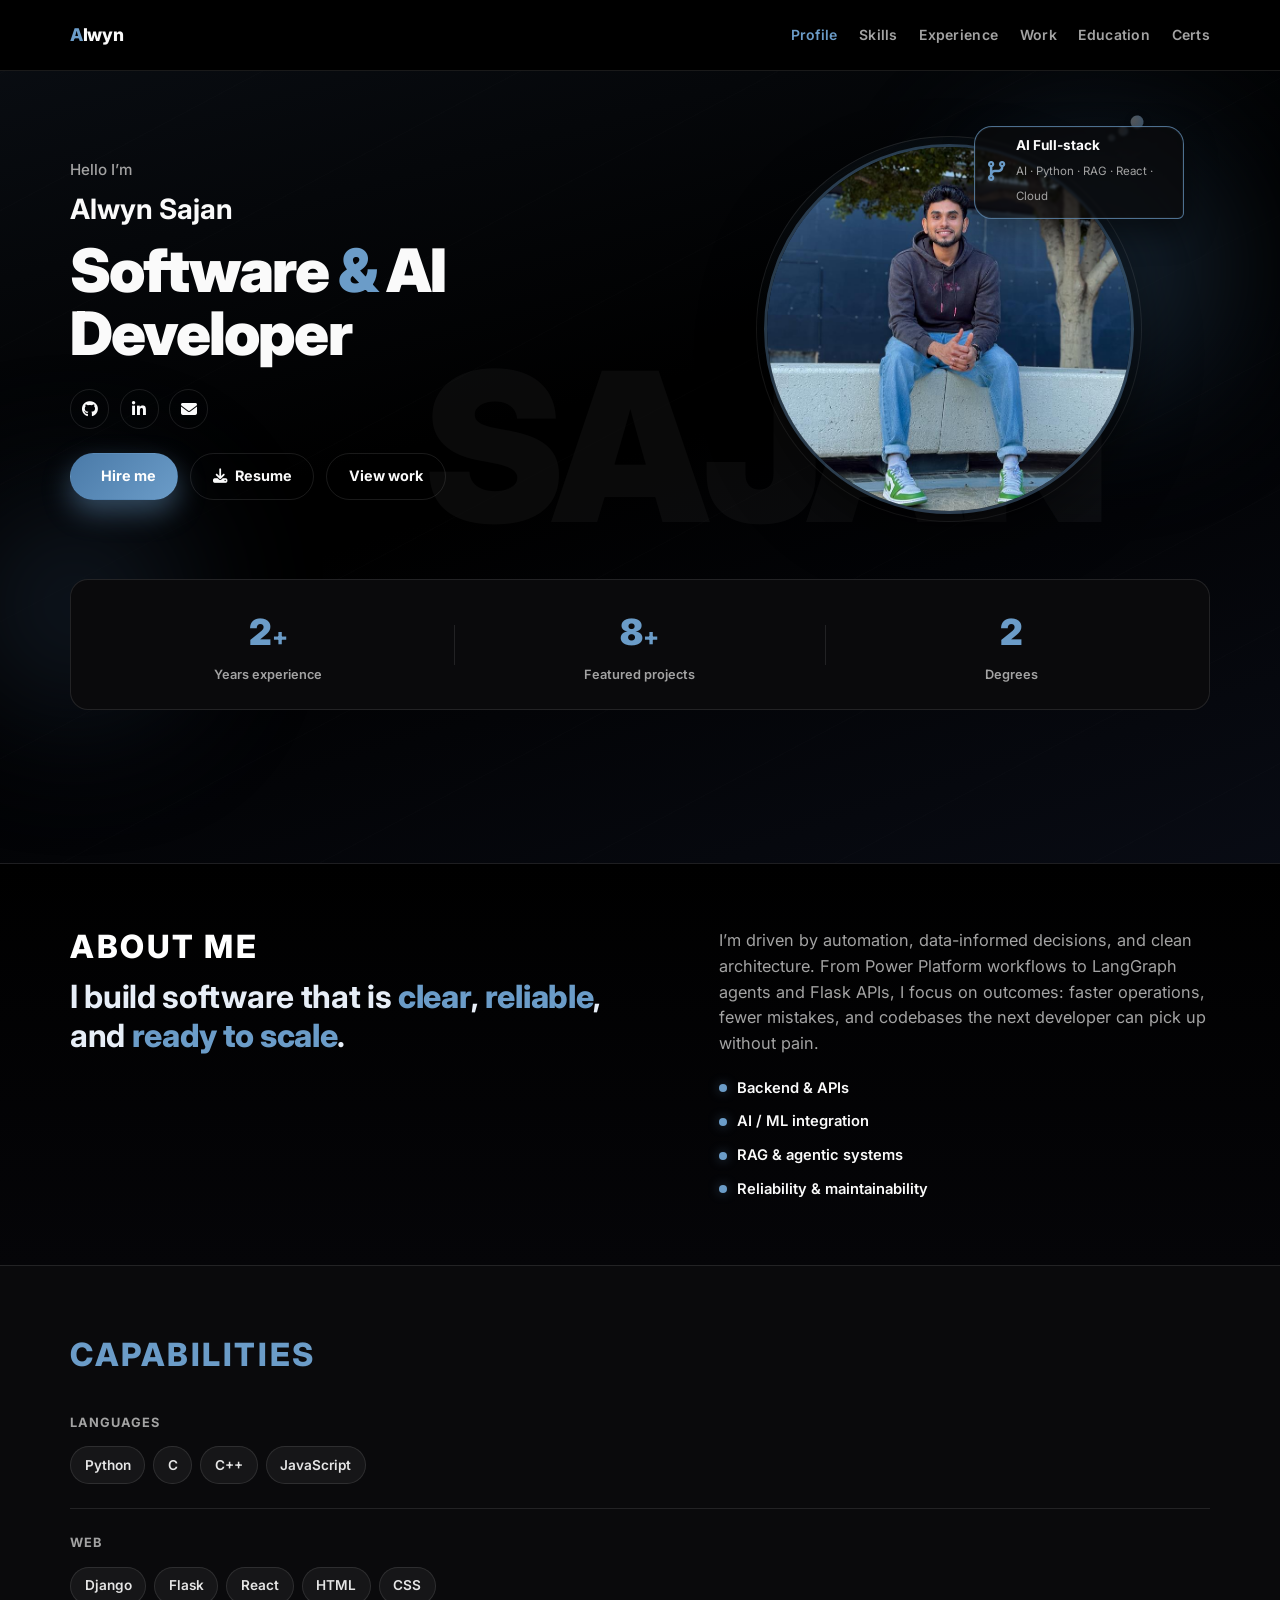
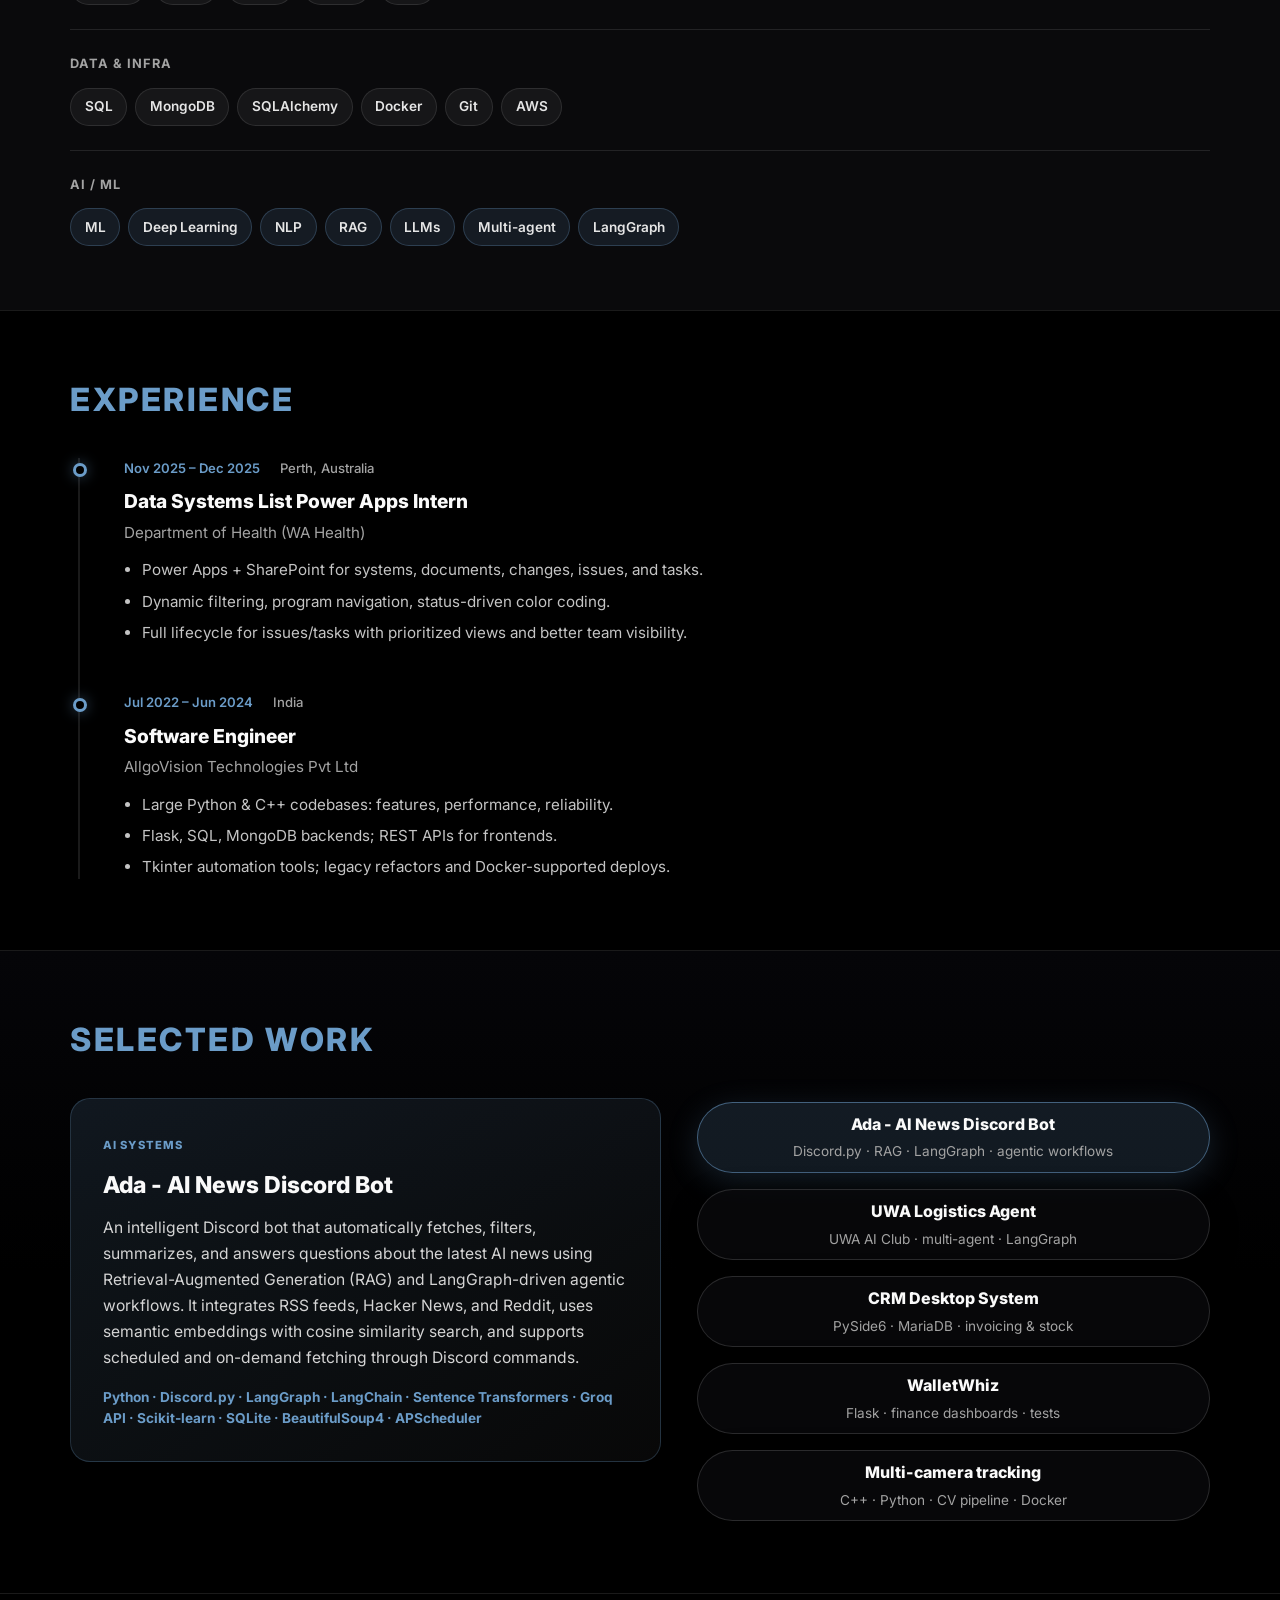
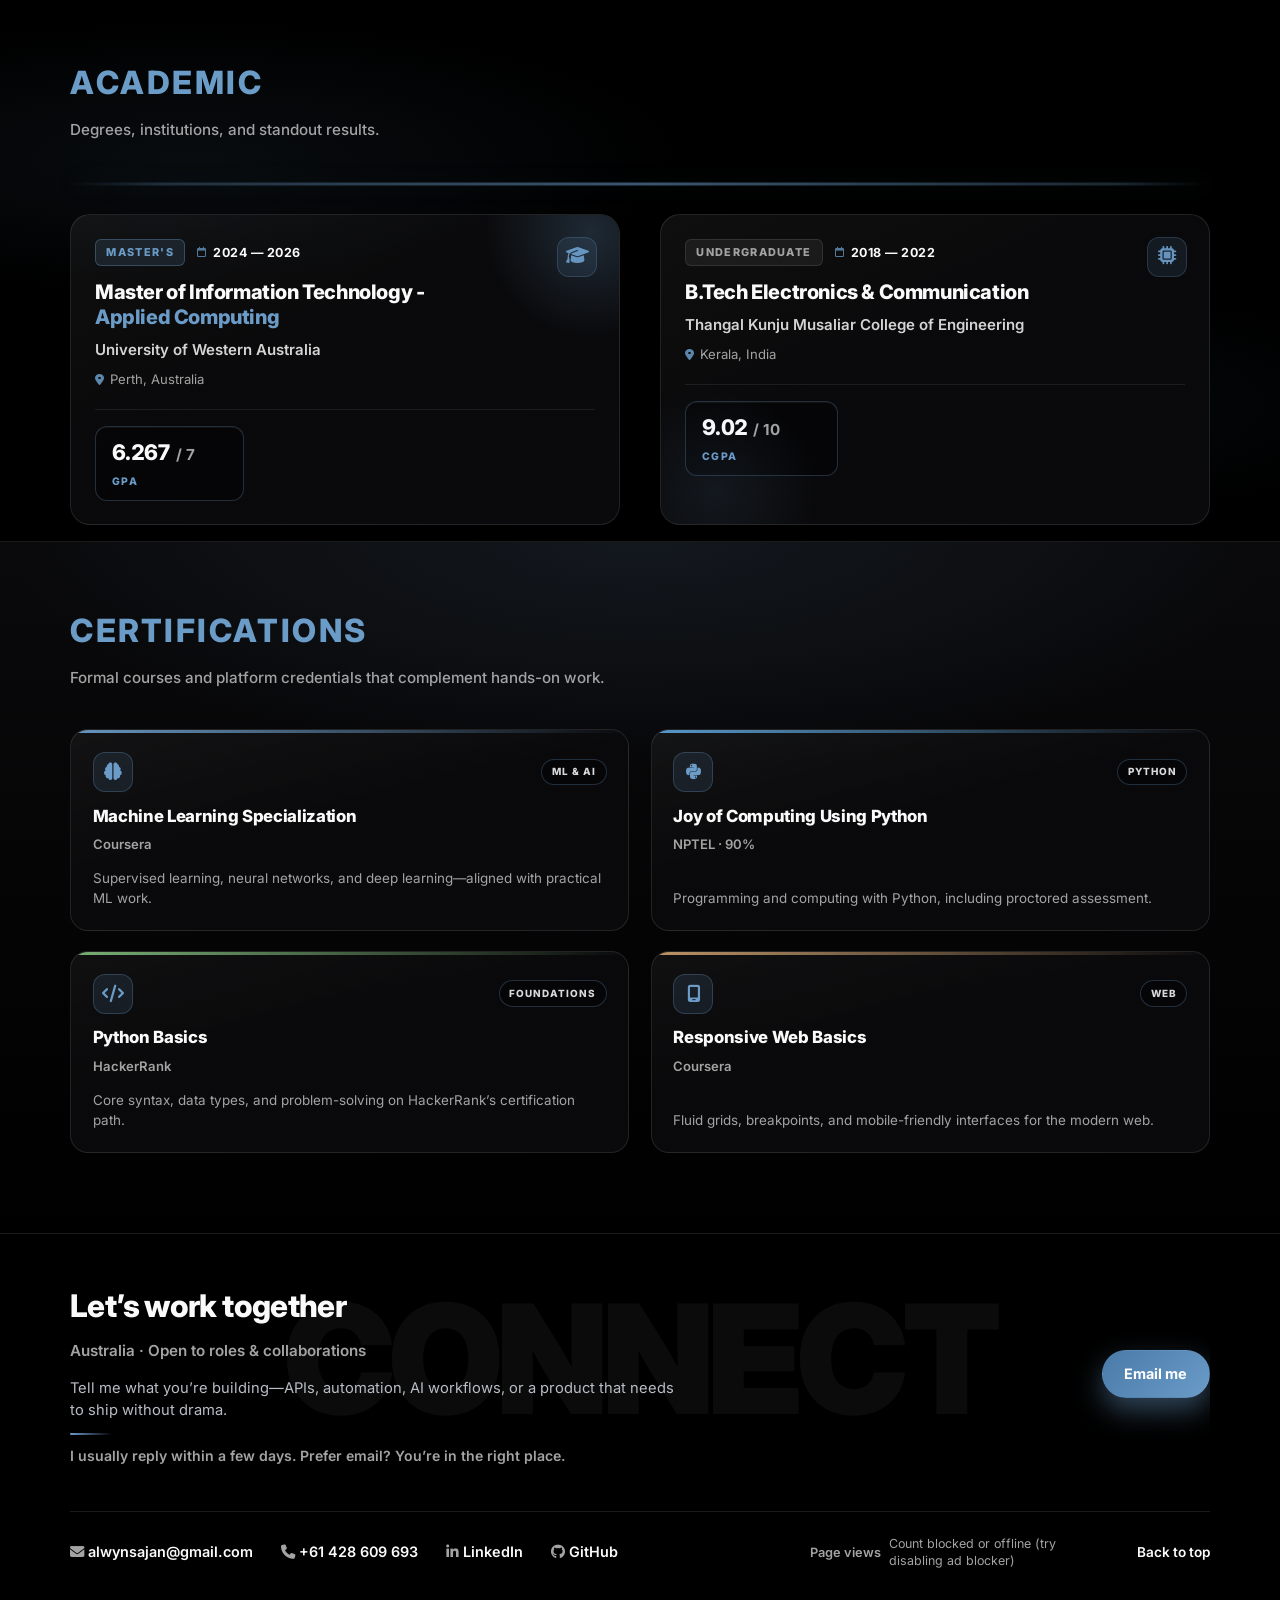
<file: index.html>
<!DOCTYPE html>
<html lang="en">
<head>
  <meta charset="UTF-8">
  <meta name="viewport" content="width=device-width, initial-scale=1.0">
  <title>Alwyn Sajan | Software Engineer</title>
  <meta name="description" content="Portfolio and resume of Alwyn Sajan, Software Engineer focused on Python, C++, AI systems, and full-stack development.">
  <link rel="preconnect" href="https://fonts.googleapis.com">
  <link rel="preconnect" href="https://fonts.gstatic.com" crossorigin>
  <link rel="preconnect" href="https://visitor-badge.laobi.icu" crossorigin>
  <link href="https://fonts.googleapis.com/css2?family=Inter:wght@400;500;600;700;800;900&display=swap" rel="stylesheet">
  <link rel="stylesheet" href="https://cdnjs.cloudflare.com/ajax/libs/font-awesome/6.5.2/css/all.min.css">
  <link rel="stylesheet" href="assets/css/styles.css">
  <link rel="stylesheet" href="assets/css/animation.css">
  <script src="assets/javaScript/script.js" defer></script>
</head>
<body data-visit-counter-id="alwynsajan.github.io-resume">
  <!-- One stable data-visit-counter-id = one global counter (edit to your own unique string) -->
  <div id="top" class="page-top-anchor" aria-hidden="true"></div>
  <div class="scroll-progress" aria-hidden="true"></div>
  <div class="page-bg" aria-hidden="true"></div>

  <header class="site-header">
    <div class="container nav-wrap">
      <a href="#profile" class="logo"><span class="logo-accent">A</span>lwyn</a>
      <nav class="main-nav" aria-label="Primary">
        <a href="#profile">Profile</a>
        <a href="#skills">Skills</a>
        <a href="#experience">Experience</a>
        <a href="#projects">Work</a>
        <a href="#education">Education</a>
        <a href="#certifications">Certs</a>
      </nav>
      <button class="menu-toggle" aria-label="Toggle navigation" aria-expanded="false">
        <span></span><span></span><span></span>
      </button>
    </div>
  </header>

  <main>
    <section class="hero" id="profile">
      <p class="hero-watermark" aria-hidden="true">SAJAN</p>
      <div class="hero-bg-orb orb-a"></div>
      <div class="hero-bg-orb orb-b"></div>

      <div class="container hero-grid">
        <div class="hero-content reveal">
          <p class="hero-greeting">Hello I’m</p>
          <p class="hero-name-line"><span class="hero-name">Alwyn Sajan</span></p>
          <h1 class="hero-role">Software <span class="role-accent">&amp;</span> AI Developer</h1>

          <div class="socials hero-socials">
            <a href="https://github.com/alwynsajan" target="_blank" rel="noopener noreferrer" aria-label="GitHub"><i class="fa-brands fa-github"></i></a>
            <a href="https://www.linkedin.com/in/alwyn-sajan-a8009a19b/" target="_blank" rel="noopener noreferrer" aria-label="LinkedIn"><i class="fa-brands fa-linkedin-in"></i></a>
            <a href="mailto:alwynsajan@gmail.com" aria-label="Email"><i class="fa-solid fa-envelope"></i></a>
          </div>

          <div class="hero-actions">
            <a class="btn btn-primary" href="#contact"><i class="fa-solid fa-arrow-up-right"></i> Hire me</a>
            <a class="btn btn-outline" href="assets/resume/Alwyn_Sajan_CV_web.pdf" target="_blank" rel="noopener noreferrer"><i class="fa-solid fa-download"></i> Resume</a>
            <a class="btn btn-outline" href="#projects">View work</a>
          </div>
        </div>

        <div class="hero-visual reveal reveal-delay">
          <div class="hero-photo-ring"></div>
          <div class="hero-photo-inner">
            <img src="assets/images/alwyn1.jpg" alt="Portrait of Alwyn Sajan" class="hero-image parallax-image">
          </div>
          <div class="hero-thought-bubble hero-stat reveal">
            <div class="thought-float">
              <div class="thought-trail" aria-hidden="true">
                <span class="thought-dot thought-dot--sm"></span>
                <span class="thought-dot thought-dot--md"></span>
                <span class="thought-dot thought-dot--lg"></span>
              </div>
              <div class="hero-floating-stat thought-bubble-body">
                <i class="fa-solid fa-code-branch"></i>
                <div>
                  <strong>AI Full-stack</strong>
                  <span>AI · Python · RAG · React · Cloud</span>
                </div>
              </div>
            </div>
          </div>
        </div>
      </div>

      <div class="container">
        <div class="stats-bar reveal">
          <div class="stat"><span class="stat-num" data-target="2">0</span><span class="stat-suffix">+</span><span class="stat-label">Years experience</span></div>
          <div class="stat-divider"></div>
          <div class="stat"><span class="stat-num" data-target="8">0</span><span class="stat-suffix">+</span><span class="stat-label">Featured projects</span></div>
          <div class="stat-divider"></div>
          <div class="stat"><span class="stat-num" data-target="2">0</span><span class="stat-label">Degrees</span></div>
        </div>
      </div>
    </section>

    <!-- Profile: editorial split, not a card -->
    <section id="about" class="section section-about">
      <div class="container about-split">
        <div class="about-label reveal">
          <h2 class="about-heading">About Me</h2>
          <p class="about-editorial">I build software that is <span class="about-highlight">clear</span>, <span class="about-highlight">reliable</span>, and <span class="about-highlight">ready to scale</span>.</p>
        </div>
        <div class="about-body reveal">
          <p>
            I’m driven by automation, data-informed decisions, and clean architecture. From Power Platform workflows to LangGraph agents and Flask APIs, I focus on outcomes: faster operations, fewer mistakes, and codebases the next developer can pick up without pain.
          </p>
          <ul class="about-pillars">
            <li><span class="pillar-dot"></span> Backend &amp; APIs</li>
            <li><span class="pillar-dot"></span> AI / ML integration</li>
            <li><span class="pillar-dot"></span> RAG &amp; agentic systems</li>
            <li><span class="pillar-dot"></span> Reliability &amp; maintainability</li>
          </ul>
        </div>
      </div>
    </section>

    <!-- Skills: tag / strip layout -->
    <section id="skills" class="section section-skills">
      <div class="container">
        <header class="skills-header reveal">
          <h2 class="skills-title">Capabilities</h2>
        </header>
        <div class="skill-groups reveal">
          <div class="skill-group">
            <h3 class="skill-group-title">Languages</h3>
            <div class="skill-tags">
              <span>Python</span><span>C</span><span>C++</span><span>JavaScript</span>
            </div>
          </div>
          <div class="skill-group">
            <h3 class="skill-group-title">Web</h3>
            <div class="skill-tags">
              <span>Django</span><span>Flask</span><span>React</span><span>HTML</span><span>CSS</span>
            </div>
          </div>
          <div class="skill-group">
            <h3 class="skill-group-title">Data &amp; Infra</h3>
            <div class="skill-tags">
              <span>SQL</span><span>MongoDB</span><span>SQLAlchemy</span><span>Docker</span><span>Git</span><span>AWS</span>
            </div>
          </div>
          <div class="skill-group skill-group-wide">
            <h3 class="skill-group-title">AI / ML</h3>
            <div class="skill-tags">
              <span>ML</span><span>Deep Learning</span><span>NLP</span><span>RAG</span><span>LLMs</span><span>Multi-agent</span><span>LangGraph</span>
            </div>
          </div>
        </div>
      </div>
    </section>

    <!-- Experience: vertical timeline with rail -->
    <section id="experience" class="section section-experience">
      <div class="container">
        <header class="exp-header reveal">
          <h2>Experience</h2>
        </header>
        <div class="timeline-rail reveal">
          <article class="timeline-node">
            <div class="node-marker"></div>
            <div class="node-content">
              <div class="node-meta">
                <time>Nov 2025 – Dec 2025</time>
                <span class="node-location">Perth, Australia</span>
              </div>
              <h3>Data Systems List Power Apps Intern</h3>
              <p class="node-org">Department of Health (WA Health)</p>
              <ul>
                <li>Power Apps + SharePoint for systems, documents, changes, issues, and tasks.</li>
                <li>Dynamic filtering, program navigation, status-driven color coding.</li>
                <li>Full lifecycle for issues/tasks with prioritized views and better team visibility.</li>
              </ul>
            </div>
          </article>
          <article class="timeline-node">
            <div class="node-marker"></div>
            <div class="node-content">
              <div class="node-meta">
                <time>Jul 2022 – Jun 2024</time>
                <span class="node-location">India</span>
              </div>
              <h3>Software Engineer</h3>
              <p class="node-org">AllgoVision Technologies Pvt Ltd</p>
              <ul>
                <li>Large Python &amp; C++ codebases: features, performance, reliability.</li>
                <li>Flask, SQL, MongoDB backends; REST APIs for frontends.</li>
                <li>Tkinter automation tools; legacy refactors and Docker-supported deploys.</li>
              </ul>
            </div>
          </article>
        </div>
      </div>
    </section>

    <!-- Projects: asymmetric feature + list -->
    <section id="projects" class="section section-projects">
      <div class="container">
        <header class="proj-header reveal">
          <h2>Selected Work</h2>
        </header>
        <div class="projects-layout reveal">
          <article class="project-feature" id="project-detail" aria-live="polite" aria-atomic="true">
            <div class="project-detail-inner" id="project-detail-inner">
              <span class="project-badge" id="project-badge">AI Systems</span>
              <h3 id="project-title">Ada - AI News Discord Bot</h3>
              <p id="project-desc">An intelligent Discord bot that automatically fetches, filters, summarizes, and answers questions about the latest AI news using Retrieval-Augmented Generation (RAG) and LangGraph-driven agentic workflows. It integrates RSS feeds, Hacker News, and Reddit, uses semantic embeddings with cosine similarity search, and supports scheduled and on-demand fetching through Discord commands.</p>
              <p class="project-tech" id="project-tech">Python · Discord.py · LangGraph · LangChain · Sentence Transformers · Groq API · Scikit-learn · SQLite · BeautifulSoup4 · APScheduler </p>
            </div>
          </article>
          <div class="project-bubbles" role="list">
            <div class="project-bubble-wrap" role="listitem">
              <button type="button" class="project-picker is-active" data-project="ada" aria-pressed="true">
                <span class="picker-title">Ada - AI News Discord Bot</span>
                <span class="picker-preview">Discord.py · RAG · LangGraph · agentic workflows</span>
              </button>
            </div>
            <div class="project-bubble-wrap" role="listitem">
              <button type="button" class="project-picker" data-project="logistics" aria-pressed="false">
                <span class="picker-title">UWA Logistics Agent</span>
                <span class="picker-preview">UWA AI Club · multi-agent · LangGraph</span>
              </button>
            </div>
            <div class="project-bubble-wrap" role="listitem">
              <button type="button" class="project-picker" data-project="crm" aria-pressed="false">
                <span class="picker-title">CRM Desktop System</span>
                <span class="picker-preview">PySide6 · MariaDB · invoicing &amp; stock</span>
              </button>
            </div>
            <div class="project-bubble-wrap" role="listitem">
              <button type="button" class="project-picker" data-project="wallet" aria-pressed="false">
                <span class="picker-title">WalletWhiz</span>
                <span class="picker-preview">Flask · finance dashboards · tests</span>
              </button>
            </div>
            <div class="project-bubble-wrap" role="listitem">
              <button type="button" class="project-picker" data-project="cameras" aria-pressed="false">
                <span class="picker-title">Multi-camera tracking</span>
                <span class="picker-preview">C++ · Python · CV pipeline · Docker</span>
              </button>
            </div>
          </div>
        </div>
      </div>
    </section>

    <!-- Education: academic track -->
    <section id="education" class="section section-education">
      <div class="container">
        <header class="edu-header reveal">
          <h2>Academic</h2>
          <p class="edu-lead">Degrees, institutions, and standout results.</p>
        </header>
        <div class="edu-track reveal">
          <div class="edu-spine" aria-hidden="true">
            <span class="edu-spine-line"></span>
          </div>

          <article class="edu-panel">
            <div class="edu-panel-marker" aria-hidden="true">
              <span class="edu-node"></span>
            </div>
            <div class="edu-panel-card">
              <div class="edu-panel-glow" aria-hidden="true"></div>
              <div class="edu-panel-head">
                <span class="edu-badge edu-badge--current">Master's</span>
                <span class="edu-year-pill"><i class="fa-regular fa-calendar"></i> 2024 — 2026</span>
              </div>
              <div class="edu-panel-icon" aria-hidden="true"><i class="fa-solid fa-graduation-cap"></i></div>
              <h3 class="edu-degree">Master of Information Technology - <span class="edu-specialization">Applied Computing</span></h3>
              <p class="edu-inst">University of Western Australia</p>
              <p class="edu-location"><i class="fa-solid fa-location-dot"></i> Perth, Australia</p>
              <div class="edu-metrics">
                <div class="edu-metric">
                  <span class="edu-metric-num">6.267</span>
                  <span class="edu-metric-suffix">/ 7</span>
                  <span class="edu-metric-label">GPA</span>
                </div>
              </div>
            </div>
          </article>

          <article class="edu-panel edu-panel--prior">
            <div class="edu-panel-marker" aria-hidden="true">
              <span class="edu-node"></span>
            </div>
            <div class="edu-panel-card">
              <div class="edu-panel-glow" aria-hidden="true"></div>
              <div class="edu-panel-head">
                <span class="edu-badge">Undergraduate</span>
                <span class="edu-year-pill"><i class="fa-regular fa-calendar"></i> 2018 — 2022</span>
              </div>
              <div class="edu-panel-icon" aria-hidden="true"><i class="fa-solid fa-microchip"></i></div>
              <h3 class="edu-degree">B.Tech Electronics &amp; Communication</h3>
              <p class="edu-inst">Thangal Kunju Musaliar College of Engineering</p>
              <p class="edu-location"><i class="fa-solid fa-location-dot"></i> Kerala, India</p>
              <div class="edu-metrics">
                <div class="edu-metric">
                  <span class="edu-metric-num">9.02</span>
                  <span class="edu-metric-suffix">/ 10</span>
                  <span class="edu-metric-label">CGPA</span>
                </div>
              </div>
            </div>
          </article>
        </div>
      </div>
    </section>

    <!-- Certifications — 2×2 grid -->
    <section id="certifications" class="section section-certs">
      <div class="container">
        <header class="certs-header reveal">
          <h2>Certifications</h2>
          <p class="cert-lead">Formal courses and platform credentials that complement hands-on work.</p>
        </header>
        <div class="cert-grid reveal" aria-label="Certification list">
          <article class="cert-tile cert-tile--ml">
            <div class="cert-tile-top">
              <span class="cert-tile-icon" aria-hidden="true"><i class="fa-solid fa-brain"></i></span>
              <span class="cert-tile-chip">ML &amp; AI</span>
            </div>
            <h3 class="cert-tile-title">Machine Learning Specialization</h3>
            <p class="cert-tile-issuer">Coursera</p>
            <p class="cert-tile-desc">Supervised learning, neural networks, and deep learning—aligned with practical ML work.</p>
          </article>

          <article class="cert-tile cert-tile--py">
            <div class="cert-tile-top">
              <span class="cert-tile-icon" aria-hidden="true"><i class="fa-brands fa-python"></i></span>
              <span class="cert-tile-chip">Python</span>
            </div>
            <h3 class="cert-tile-title">Joy of Computing Using Python</h3>
            <p class="cert-tile-issuer">NPTEL · 90%</p>
            <p class="cert-tile-desc">Programming and computing with Python, including proctored assessment.</p>
          </article>

          <article class="cert-tile cert-tile--hr">
            <div class="cert-tile-top">
              <span class="cert-tile-icon" aria-hidden="true"><i class="fa-solid fa-code"></i></span>
              <span class="cert-tile-chip">Foundations</span>
            </div>
            <h3 class="cert-tile-title">Python Basics</h3>
            <p class="cert-tile-issuer">HackerRank</p>
            <p class="cert-tile-desc">Core syntax, data types, and problem-solving on HackerRank’s certification path.</p>
          </article>

          <article class="cert-tile cert-tile--web">
            <div class="cert-tile-top">
              <span class="cert-tile-icon" aria-hidden="true"><i class="fa-solid fa-mobile-screen"></i></span>
              <span class="cert-tile-chip">Web</span>
            </div>
            <h3 class="cert-tile-title">Responsive Web Basics</h3>
            <p class="cert-tile-issuer">Coursera</p>
            <p class="cert-tile-desc">Fluid grids, breakpoints, and mobile-friendly interfaces for the modern web.</p>
          </article>
        </div>
      </div>
    </section>
  </main>

  <footer id="contact" class="site-footer">
    <div class="container footer-cta reveal">
      <p class="footer-watermark" aria-hidden="true">CONNECT</p>
      <div class="footer-cta-copy">
        <h2>Let’s work together</h2>
        <p class="footer-lead">Australia · Open to roles &amp; collaborations</p>
        <p class="footer-note">Tell me what you’re building—APIs, automation, AI workflows, or a product that needs to ship without drama.</p>
        <p class="footer-note footer-note-accent">I usually reply within a few days. Prefer email? You’re in the right place.</p>
      </div>
      <a class="btn btn-primary footer-cta-btn" href="mailto:alwynsajan@gmail.com">Email me</a>
    </div>
    <div class="container footer-links">
      <ul>
        <li><i class="fa-solid fa-envelope"></i> <a href="mailto:alwynsajan@gmail.com">alwynsajan@gmail.com</a></li>
        <li><i class="fa-solid fa-phone"></i> <a href="tel:+61428609693">+61 428 609 693</a></li>
        <li><i class="fa-brands fa-linkedin-in"></i> <a href="https://www.linkedin.com/in/alwyn-sajan-a8009a19b/" target="_blank" rel="noopener noreferrer">LinkedIn</a></li>
        <li><i class="fa-brands fa-github"></i> <a href="https://github.com/alwynsajan" target="_blank" rel="noopener noreferrer">GitHub</a></li>
      </ul>
      <div class="footer-links-end">
        <div class="visit-counter" id="visit-counter" aria-live="polite">
          <span class="visit-counter-label">Page views</span>
        </div>
        <a href="#top" class="back-top">Back to top</a>
      </div>
    </div>
  </footer>
</body>
</html>
</file>
<file: assets/css/styles.css>
/* Denim blue from reference photo (light blue jeans) */
:root {
  --bg: #000000;
  --bg-elevated: #0a0a0c;
  --text: #fafafa;
  --muted: #a3a3a3;
  --line: rgba(255, 255, 255, 0.1);
  --denim: #6b9cc8;
  --denim-deep: #4a7aa8;
  --denim-glow: rgba(107, 156, 200, 0.45);
  --denim-subtle: rgba(107, 156, 200, 0.15);
  --max-width: 1140px;
}

* {
  box-sizing: border-box;
}

html {
  scroll-behavior: smooth;
}

body {
  position: relative;
  margin: 0;
  font-family: "Inter", system-ui, sans-serif;
  color: var(--text);
  background: var(--bg);
  line-height: 1.58;
}

.page-top-anchor {
  position: absolute;
  top: 0;
  left: 0;
  width: 1px;
  height: 1px;
  pointer-events: none;
  visibility: hidden;
}

main section[id] {
  scroll-margin-top: 82px;
}

.page-bg {
  position: fixed;
  inset: 0;
  z-index: -1;
  background:
    linear-gradient(165deg, rgba(20, 28, 40, 0.5) 0%, transparent 45%),
    linear-gradient(-18deg, rgba(15, 20, 35, 0.6) 0%, transparent 50%),
    var(--bg);
  pointer-events: none;
}

.page-bg::after {
  content: "";
  position: absolute;
  inset: 0;
  background: repeating-linear-gradient(
    -28deg,
    transparent,
    transparent 120px,
    rgba(255, 255, 255, 0.02) 120px,
    rgba(255, 255, 255, 0.02) 121px
  );
  opacity: 0.5;
}

.container {
  width: min(var(--max-width), 92%);
  margin: 0 auto;
}

.scroll-progress {
  position: fixed;
  top: 0;
  left: 0;
  height: 3px;
  width: 0;
  z-index: 100;
  background: linear-gradient(90deg, var(--denim-deep), var(--denim));
}

/* ---------- Nav (reference 1: logo | links | CTA) ---------- */
.site-header {
  position: sticky;
  top: 0;
  z-index: 80;
  background: #000000;
  border-bottom: 1px solid var(--line);
}

.nav-wrap {
  min-height: 70px;
  display: flex;
  flex-wrap: wrap;
  align-items: center;
  gap: 0.75rem 1rem;
}

.logo {
  color: var(--text);
  text-decoration: none;
  font-weight: 800;
  font-size: 1.1rem;
  letter-spacing: -0.02em;
  white-space: nowrap;
  flex: 0 0 auto;
}

.logo-accent {
  color: var(--denim);
}

.main-nav {
  display: flex;
  justify-content: flex-end;
  flex-wrap: wrap;
  gap: 0.5rem 1.35rem;
  margin-left: auto;
}

.main-nav a {
  color: var(--muted);
  text-decoration: none;
  font-weight: 600;
  font-size: 0.875rem;
  letter-spacing: 0.02em;
  transition: color 0.2s ease;
}

.main-nav a:hover,
.main-nav a.active {
  color: var(--denim);
}

.menu-toggle {
  display: none;
  margin-left: auto;
  flex: 0 0 auto;
  background: transparent;
  border: 1px solid var(--line);
  border-radius: 10px;
  width: 44px;
  height: 44px;
  padding: 10px;
  cursor: pointer;
}

.menu-toggle span {
  display: block;
  width: 100%;
  height: 2px;
  margin: 4px 0;
  background: var(--text);
}

/* ---------- Hero (blend ref 1 + ref 2) ---------- */
.hero {
  position: relative;
  overflow: hidden;
  padding: 3rem 0 2.5rem;
  min-height: min(88vh, 920px);
}

.hero-watermark {
  position: absolute;
  left: 50%;
  top: 8%;
  transform: translateX(-32%);
  font-size: clamp(4.5rem, 18vw, 13rem);
  font-weight: 900;
  letter-spacing: -0.04em;
  color: rgba(255, 255, 255, 0.04);
  pointer-events: none;
  user-select: none;
  line-height: 1;
  z-index: 0;
}

.hero-grid {
  position: relative;
  z-index: 1;
  display: grid;
  grid-template-columns: 1.05fr 0.95fr;
  align-items: center;
  gap: 2rem 2.5rem;
}

.hero-greeting {
  margin: 0;
  font-size: 0.95rem;
  color: var(--muted);
  font-weight: 500;
}

.hero-name-line {
  margin: 0.35rem 0 0;
}

.hero-name {
  font-size: clamp(1.35rem, 2.8vw, 1.75rem);
  font-weight: 700;
  color: var(--text);
}

.hero-role {
  margin: 0.5rem 0 0;
  font-size: clamp(2.1rem, 5.5vw, 3.75rem);
  font-weight: 900;
  line-height: 1.05;
  letter-spacing: -0.03em;
  max-width: 12ch;
}

.role-accent {
  color: var(--denim);
}

.hero-socials {
  margin-top: 1.5rem;
}

.socials {
  display: flex;
  gap: 0.65rem;
}

.socials a {
  width: 2.45rem;
  height: 2.45rem;
  border-radius: 50%;
  border: 1px solid var(--line);
  color: var(--text);
  display: inline-flex;
  align-items: center;
  justify-content: center;
  text-decoration: none;
  transition: border-color 0.2s ease, color 0.2s ease, transform 0.2s ease;
}

.socials a:hover {
  border-color: var(--denim);
  color: var(--denim);
  transform: translateY(-2px);
}

.hero-actions {
  margin-top: 1.5rem;
  display: flex;
  flex-wrap: wrap;
  gap: 0.75rem;
}

.btn {
  display: inline-flex;
  align-items: center;
  gap: 0.5rem;
  text-decoration: none;
  font-weight: 700;
  font-size: 0.9rem;
  padding: 0.72rem 1.35rem;
  border-radius: 999px;
  border: 1px solid transparent;
  transition: transform 0.2s ease, box-shadow 0.25s ease;
}

.btn:hover {
  transform: translateY(-2px);
}

.btn-primary {
  background: linear-gradient(135deg, var(--denim-deep), var(--denim));
  color: #fff;
  box-shadow: 0 12px 28px var(--denim-glow);
}

.btn-primary i {
  font-size: 0.75em;
  opacity: 0.9;
}

.btn-outline {
  background: transparent;
  color: var(--text);
  border-color: var(--line);
}

.btn-outline:hover {
  border-color: var(--denim);
  color: var(--denim);
}

.hero-visual {
  position: relative;
  justify-self: center;
  width: min(100%, 420px);
  aspect-ratio: 1;
}

.hero-photo-ring {
  position: absolute;
  inset: 4%;
  border-radius: 50%;
  background: radial-gradient(circle at 40% 35%, var(--denim-subtle), transparent 55%);
  border: 1px solid var(--line);
  z-index: 0;
}

.hero-photo-inner {
  position: relative;
  z-index: 1;
  width: 88%;
  height: 88%;
  margin: 6% auto;
  border-radius: 50%;
  overflow: hidden;
  border: 3px solid rgba(107, 156, 200, 0.35);
  box-shadow: 0 24px 60px rgba(0, 0, 0, 0.55);
}

.hero-image {
  width: 100%;
  height: 100%;
  object-fit: cover;
  /* Anchor higher so face & torso stay in frame (less leg crop when sitting) */
  object-position: center 4%;
  display: block;
}

/* Thought bubble — top-right of photo, clear of face */
.hero-thought-bubble {
  position: absolute;
  top: -2%;
  right: -6%;
  z-index: 4;
  max-width: min(210px, 52vw);
  pointer-events: none;
}

.thought-float {
  display: flex;
  flex-direction: column;
  align-items: flex-end;
}

.thought-trail {
  display: flex;
  align-items: center;
  justify-content: flex-end;
  gap: 5px;
  margin-bottom: 2px;
  margin-right: 18%;
  transform: rotate(-32deg);
  transform-origin: bottom right;
}

.thought-dot {
  flex-shrink: 0;
  border-radius: 50%;
  background: radial-gradient(circle at 30% 30%, rgba(255, 255, 255, 0.35), rgba(107, 156, 200, 0.55));
  box-shadow: 0 2px 8px rgba(0, 0, 0, 0.35);
}

.thought-dot--sm {
  width: 7px;
  height: 7px;
  opacity: 0.65;
}

.thought-dot--md {
  width: 10px;
  height: 10px;
  opacity: 0.8;
}

.thought-dot--lg {
  width: 13px;
  height: 13px;
  opacity: 0.95;
}

.thought-bubble-body.hero-floating-stat,
.hero-floating-stat.thought-bubble-body {
  position: relative;
  pointer-events: auto;
  display: flex;
  align-items: center;
  gap: 0.65rem;
  padding: 0.55rem 0.8rem 0.65rem !important;
  background: rgba(10, 10, 12, 0.70);
  border: 1px solid rgba(107, 156, 200, 0.70);
  border-radius: 18px 18px 6px 18px;
  backdrop-filter: blur(1px);
  box-shadow: 0 12px 32px rgba(0, 0, 0, 0.45), 0 0 0 1px rgba(255, 255, 255, 0.04) inset;
}

.hero-floating-stat i {
  color: var(--denim);
  font-size: 1.25rem;
}

.hero-floating-stat strong {
  display: block;
  font-size: 0.85rem;
}

.hero-floating-stat span {
  font-size: 0.72rem;
  color: var(--muted);
}

.hero-bg-orb {
  position: absolute;
  border-radius: 50%;
  filter: blur(80px);
  opacity: 0.35;
  pointer-events: none;
  z-index: 0;
}

.orb-a {
  width: 240px;
  height: 240px;
  background: var(--denim-deep);
  top: 10%;
  right: 5%;
}

.orb-b {
  width: 200px;
  height: 200px;
  background: #3d5a80;
  bottom: 20%;
  left: -2%;
}

/* Stats bar (ref 1) */
.stats-bar {
  position: relative;
  z-index: 1;
  margin-top: 2.5rem;
  display: grid;
  grid-template-columns: 1fr auto 1fr auto 1fr;
  align-items: center;
  gap: 0.5rem 1rem;
  padding: 1.25rem 1.75rem;
  background: var(--bg-elevated);
  border: 1px solid var(--line);
  border-radius: 18px;
}

.stat {
  text-align: center;
  padding: 0.25rem;
}

.stat-num {
  font-size: clamp(1.75rem, 4vw, 2.25rem);
  font-weight: 900;
  color: var(--denim);
}

.stat-suffix {
  font-size: 1.5rem;
  font-weight: 800;
  color: var(--denim);
}

.stat-label {
  display: block;
  margin-top: 0.25rem;
  font-size: 0.8rem;
  color: var(--muted);
  font-weight: 600;
}

.stat-divider {
  width: 1px;
  height: 40px;
  background: var(--line);
}

/* ---------- Section shared tokens ---------- */
.section-eyebrow {
  display: block;
  font-size: 0.75rem;
  font-weight: 700;
  letter-spacing: 0.12em;
  text-transform: uppercase;
  color: var(--denim);
  margin-bottom: 0.65rem;
}

.section {
  padding: 4rem 0;
}

/* About: editorial split */
.section-about {
  border-top: 1px solid var(--line);
  background: linear-gradient(180deg, var(--bg) 0%, #050508 100%);
}

.about-split {
  display: grid;
  grid-template-columns: 1.1fr 0.9fr;
  gap: 2.5rem 3rem;
  align-items: start;
}

.section-about .about-heading {
  margin: 0;
  font-size: clamp(1.55rem, 3vw, 2rem);
  font-weight: 800;
  line-height: 1.2;
  letter-spacing: 0.08em;
  text-transform: uppercase;
  color: #ffffff;
}

.about-body p {
  margin: 0 0 1.25rem;
  color: var(--muted);
  font-size: 1.02rem;
}

.about-editorial {
  margin: 0.75rem 0 0;
  max-width: 26ch;
  color: #e7eef7;
  font-size: clamp(1.3rem, 2.6vw, 2rem);
  line-height: 1.2;
  font-weight: 700;
  letter-spacing: -0.01em;
  text-transform: none;
}

.about-editorial .about-highlight {
  color: var(--denim);
  font-weight: 800;
}

.about-pillars {
  list-style: none;
  margin: 0;
  padding: 0;
  display: flex;
  flex-direction: column;
  gap: 0.65rem;
}

.about-pillars li {
  display: flex;
  align-items: center;
  gap: 0.65rem;
  font-weight: 600;
  font-size: 0.92rem;
}

.pillar-dot {
  width: 8px;
  height: 8px;
  border-radius: 50%;
  background: var(--denim);
  box-shadow: 0 0 12px var(--denim-glow);
}

/* Skills: bands + tags */
.section-skills {
  border-top: 1px solid var(--line);
  background: var(--bg-elevated);
}

.skills-title,
.exp-header h2,
.proj-header h2,
.edu-header h2,
.certs-header h2 {
  margin: 0;
  font-size: clamp(1.55rem, 3vw, 2rem);
  font-weight: 800;
  letter-spacing: 0.08em;
  text-transform: uppercase;
  color: var(--denim);
}

.skill-groups {
  margin-top: 2rem;
  display: flex;
  flex-direction: column;
  gap: 1.5rem;
}

.skill-group {
  padding-bottom: 1.5rem;
  border-bottom: 1px solid var(--line);
}

.skill-group:last-child {
  border-bottom: none;
  padding-bottom: 0;
}

.skill-group-title {
  margin: 0 0 0.85rem;
  font-size: 0.8rem;
  font-weight: 700;
  text-transform: uppercase;
  letter-spacing: 0.08em;
  color: var(--muted);
}

.skill-tags {
  display: flex;
  flex-wrap: wrap;
  gap: 0.5rem;
}

.skill-tags span {
  padding: 0.45rem 0.85rem;
  border-radius: 999px;
  font-size: 0.85rem;
  font-weight: 600;
  background: rgba(255, 255, 255, 0.05);
  border: 1px solid var(--line);
  color: #e5e5e5;
}

.skill-group-wide .skill-tags span {
  background: rgba(107, 156, 200, 0.12);
  border-color: rgba(107, 156, 200, 0.28);
}

/* Experience: rail timeline */
.section-experience {
  border-top: 1px solid var(--line);
}

.exp-header {
  margin-bottom: 2rem;
}

.timeline-rail {
  position: relative;
  padding-left: 1.5rem;
  border-left: 2px solid var(--line);
  margin-left: 0.5rem;
}

.timeline-node {
  position: relative;
  padding-bottom: 2.5rem;
}

.timeline-node:last-child {
  padding-bottom: 0;
}

.node-marker {
  position: absolute;
  left: -1.5rem;
  top: 0.35rem;
  width: 14px;
  height: 14px;
  margin-left: -7px;
  border-radius: 50%;
  background: var(--bg);
  border: 3px solid var(--denim);
  box-shadow: 0 0 14px var(--denim-glow);
}

.node-content {
  padding: 0 0 0 1.25rem;
}

.node-meta {
  display: flex;
  flex-wrap: wrap;
  gap: 0.5rem 1.25rem;
  margin-bottom: 0.5rem;
  font-size: 0.82rem;
  font-weight: 600;
  color: var(--denim);
}

.node-location {
  color: var(--muted);
  font-weight: 500;
}

.node-content h3 {
  margin: 0 0 0.25rem;
  font-size: 1.2rem;
  font-weight: 800;
}

.node-org {
  margin: 0 0 0.85rem;
  color: var(--muted);
  font-size: 0.95rem;
}

.node-content ul {
  margin: 0;
  padding-left: 1.15rem;
  color: #c4c4c4;
  font-size: 0.95rem;
}

.node-content li {
  margin-bottom: 0.45rem;
}

/* Projects: feature + list */
.section-projects {
  border-top: 1px solid var(--line);
  background: linear-gradient(180deg, #050508 0%, var(--bg) 50%);
}

.proj-header {
  margin-bottom: 2rem;
}

.projects-layout {
  display: grid;
  grid-template-columns: 1.15fr 1fr;
  gap: 2rem 2.25rem;
  align-items: start;
}

.project-feature {
  padding: 2rem;
  border-radius: 20px;
  background: linear-gradient(145deg, rgba(107, 156, 200, 0.14), rgba(255, 255, 255, 0.03));
  border: 1px solid rgba(107, 156, 200, 0.25);
  overflow: hidden;
  min-height: 280px;
}

.project-detail-inner {
  transition: opacity 0.35s ease, transform 0.45s cubic-bezier(0.22, 1, 0.36, 1);
  will-change: opacity, transform;
}

.project-detail-inner.is-switching-out {
  opacity: 0;
  transform: translateX(-28px);
}

.project-detail-inner.is-switching-in {
  animation: projectDetailIn 0.5s cubic-bezier(0.22, 1, 0.36, 1) forwards;
}

@keyframes projectDetailIn {
  from {
    opacity: 0;
    transform: translateX(36px);
  }
  to {
    opacity: 1;
    transform: translateX(0);
  }
}

.project-badge {
  display: inline-block;
  font-size: 0.7rem;
  font-weight: 800;
  letter-spacing: 0.1em;
  text-transform: uppercase;
  color: var(--denim);
  margin-bottom: 0.75rem;
}

.project-feature h3 {
  margin: 0 0 0.75rem;
  font-size: 1.45rem;
  font-weight: 800;
}

.project-feature p {
  margin: 0;
  color: #d4d4d4;
  font-size: 0.98rem;
}

#project-desc {
  line-height: 1.65;
}

.project-tech {
  margin-top: 1rem !important;
  font-size: 0.85rem !important;
  font-weight: 700;
  color: var(--denim) !important;
}

.project-bubbles {
  display: flex;
  flex-direction: column;
  align-items: flex-start;
  justify-content: flex-start;
  gap: 1rem;
  width: 100%;
  padding: 0.25rem 0 0.5rem;
  min-height: 200px;
}

.project-bubble-wrap {
  flex: 0 0 auto;
  width: 100%;
}

.project-picker {
  width: 100%;
  margin: 0;
  padding: 0.55rem 1.1rem 0.65rem;
  display: block;
  text-align: center;
  font: inherit;
  color: inherit;
  cursor: pointer;
  background: rgba(10, 10, 12, 0.75);
  border: 1px solid rgba(255, 255, 255, 0.14);
  border-radius: 999px;
  box-shadow: 0 8px 28px rgba(0, 0, 0, 0.4);
  transition: background 0.25s ease, border-color 0.25s ease, box-shadow 0.25s ease, transform 0.25s ease;
}

.project-picker:hover {
  background: rgba(255, 255, 255, 0.08);
  border-color: rgba(107, 156, 200, 0.45);
  box-shadow: 0 12px 36px rgba(0, 0, 0, 0.45);
  transform: translateY(-2px) scale(1.02);
}

.project-picker.is-active {
  background: rgba(107, 156, 200, 0.16);
  border-color: rgba(107, 156, 200, 0.55);
  box-shadow: 0 8px 32px rgba(107, 156, 200, 0.2);
}

.picker-title {
  display: block;
  font-size: 1rem;
  font-weight: 800;
  margin-bottom: 0.35rem;
  text-align: center;
}

.picker-preview {
  display: block;
  font-size: 0.85rem;
  color: var(--muted);
  line-height: 1.4;
  text-align: center;
}

/* Education — academic track */
.section-education {
  border-top: 1px solid var(--line);
  background:
    radial-gradient(ellipse 70% 45% at 15% 30%, rgba(107, 156, 200, 0.08), transparent 55%),
    radial-gradient(ellipse 50% 40% at 85% 75%, rgba(74, 122, 168, 0.06), transparent 50%),
    var(--bg);
  padding-bottom: 1rem;
}

.edu-header {
  margin-bottom: 2.5rem;
}

.edu-lead {
  margin: 0.65rem 0 0;
  max-width: 32rem;
  font-size: 0.95rem;
  color: var(--muted);
  font-weight: 500;
  line-height: 1.5;
}

.edu-track {
  position: relative;
  display: flex;
  flex-direction: column;
  gap: 0;
  padding-left: 0;
}

.edu-spine {
  display: none;
}

.edu-panel {
  position: relative;
  display: grid;
  grid-template-columns: auto 1fr;
  gap: 0 1.25rem;
  align-items: stretch;
  padding-bottom: 2.25rem;
}

.edu-panel:last-child {
  padding-bottom: 0;
}

.edu-panel-marker {
  display: flex;
  flex-direction: column;
  align-items: center;
  width: 28px;
  flex-shrink: 0;
}

.edu-panel-marker::before {
  content: "";
  flex: 0 0 0.5rem;
  width: 2px;
  background: linear-gradient(180deg, transparent, rgba(107, 156, 200, 0.35));
}

/* First article is 2nd child (after .edu-spine) */
.edu-panel:nth-child(2) .edu-panel-marker::before {
  flex: 0 0 0.25rem;
  background: linear-gradient(180deg, rgba(107, 156, 200, 0.2), rgba(107, 156, 200, 0.35));
}

.edu-panel-marker::after {
  content: "";
  flex: 1;
  min-height: 1.5rem;
  width: 2px;
  background: linear-gradient(180deg, rgba(107, 156, 200, 0.35), rgba(107, 156, 200, 0.12));
}

.edu-panel:last-child .edu-panel-marker::after {
  background: linear-gradient(180deg, rgba(107, 156, 200, 0.2), transparent);
  min-height: 0.75rem;
}

.edu-node {
  width: 14px;
  height: 14px;
  border-radius: 50%;
  background: var(--bg);
  border: 3px solid var(--denim);
  box-shadow: 0 0 0 4px rgba(107, 156, 200, 0.2), 0 0 20px var(--denim-glow);
  flex-shrink: 0;
  margin: 0;
  z-index: 1;
}

.edu-panel--prior .edu-node {
  border-color: rgba(107, 156, 200, 0.55);
  box-shadow: 0 0 0 3px rgba(107, 156, 200, 0.12);
}

.edu-panel-card {
  position: relative;
  padding: 1.5rem 1.5rem 1.4rem;
  border-radius: 20px;
  border: 1px solid rgba(255, 255, 255, 0.1);
  background: linear-gradient(155deg, rgba(255, 255, 255, 0.06) 0%, rgba(10, 10, 12, 0.92) 45%, rgba(10, 10, 12, 0.98) 100%);
  overflow: hidden;
  transition: border-color 0.3s ease, box-shadow 0.3s ease, transform 0.3s ease;
}

.edu-panel-card:hover {
  border-color: rgba(107, 156, 200, 0.38);
  box-shadow:
    0 20px 48px rgba(0, 0, 0, 0.45),
    0 0 0 1px rgba(107, 156, 200, 0.12);
  transform: translateY(-2px);
}

.edu-panel-glow {
  position: absolute;
  top: -30%;
  right: -15%;
  width: min(220px, 55vw);
  height: min(220px, 55vw);
  border-radius: 50%;
  background: radial-gradient(circle, rgba(107, 156, 200, 0.22), transparent 68%);
  pointer-events: none;
}

.edu-panel--prior .edu-panel-glow {
  background: radial-gradient(circle, rgba(107, 156, 200, 0.1), transparent 65%);
  top: auto;
  bottom: -25%;
  right: auto;
  left: -10%;
}

.edu-panel-head {
  display: flex;
  flex-wrap: wrap;
  align-items: center;
  gap: 0.5rem 0.75rem;
  margin-bottom: 0.85rem;
}

.edu-badge {
  display: inline-block;
  padding: 0.25rem 0.65rem;
  border-radius: 6px;
  font-size: 0.68rem;
  font-weight: 800;
  letter-spacing: 0.12em;
  text-transform: uppercase;
  color: var(--muted);
  background: rgba(255, 255, 255, 0.06);
  border: 1px solid var(--line);
}

.edu-badge--current {
  color: var(--denim);
  background: rgba(107, 156, 200, 0.14);
  border-color: rgba(107, 156, 200, 0.35);
}

.edu-year-pill {
  display: inline-flex;
  align-items: center;
  gap: 0.4rem;
  font-size: 0.78rem;
  font-weight: 700;
  color: var(--text);
  letter-spacing: 0.04em;
}

.edu-year-pill i {
  font-size: 0.85em;
  opacity: 0.75;
  color: var(--denim);
}

.edu-panel-icon {
  position: absolute;
  top: 1.35rem;
  right: 1.35rem;
  width: 2.5rem;
  height: 2.5rem;
  display: flex;
  align-items: center;
  justify-content: center;
  border-radius: 12px;
  font-size: 1.15rem;
  color: var(--denim);
  background: rgba(107, 156, 200, 0.12);
  border: 1px solid rgba(107, 156, 200, 0.25);
  opacity: 0.95;
}

.edu-degree {
  margin: 0 3.25rem 0.5rem 0;
  font-size: clamp(1.05rem, 2.2vw, 1.25rem);
  font-weight: 800;
  letter-spacing: -0.02em;
  line-height: 1.25;
}

.edu-specialization {
  color: var(--denim);
  font-weight: 800;
  white-space: nowrap;
}

@media (max-width: 480px) {
  .edu-specialization {
    white-space: normal;
    display: inline;
  }
}

.edu-inst {
  margin: 0;
  font-size: 0.94rem;
  color: #d4d4d4;
  font-weight: 600;
}

.edu-location {
  margin: 0.5rem 0 0;
  font-size: 0.82rem;
  color: var(--muted);
  display: flex;
  align-items: center;
  gap: 0.4rem;
}

.edu-location i {
  font-size: 0.75rem;
  color: var(--denim);
  opacity: 0.85;
}

.edu-metrics {
  margin-top: 1.15rem;
  padding-top: 1rem;
  border-top: 1px solid rgba(255, 255, 255, 0.08);
  display: flex;
  flex-wrap: wrap;
  gap: 0.75rem;
}

.edu-metric {
  display: inline-flex;
  flex-wrap: wrap;
  align-items: baseline;
  gap: 0.15rem 0.35rem;
  padding: 0.55rem 1rem 0.6rem;
  border-radius: 12px;
  background: rgba(0, 0, 0, 0.35);
  border: 1px solid rgba(107, 156, 200, 0.28);
  box-shadow: inset 0 1px 0 rgba(255, 255, 255, 0.05);
}

.edu-metric-num {
  font-size: 1.35rem;
  font-weight: 800;
  letter-spacing: -0.03em;
  color: var(--text);
  font-variant-numeric: tabular-nums;
}

.edu-metric-suffix {
  font-size: 0.95rem;
  font-weight: 700;
  color: var(--muted);
}

.edu-metric-label {
  width: 100%;
  flex-basis: 100%;
  font-size: 0.65rem;
  font-weight: 800;
  letter-spacing: 0.14em;
  text-transform: uppercase;
  color: var(--denim);
  margin-top: 0.15rem;
}

@media (min-width: 769px) {
  .edu-track {
    display: grid;
    grid-template-columns: 1fr 1fr;
    grid-template-rows: auto auto;
    gap: 1.5rem 2.5rem;
    align-items: stretch;
    padding-left: 0;
  }

  .edu-spine {
    display: block;
    grid-column: 1 / -1;
    grid-row: 1;
    position: relative;
    height: 4px;
    margin: 0 0 0.25rem;
    align-self: end;
  }

  .edu-spine-line {
    position: absolute;
    left: 0;
    right: 0;
    top: 50%;
    height: 3px;
    transform: translateY(-50%);
    border-radius: 999px;
    background: linear-gradient(
      90deg,
      transparent 0%,
      rgba(107, 156, 200, 0.25) 8%,
      rgba(107, 156, 200, 0.55) 50%,
      rgba(107, 156, 200, 0.25) 92%,
      transparent 100%
    );
    box-shadow: 0 0 24px rgba(107, 156, 200, 0.15);
  }

  .edu-panel {
    grid-column: auto;
    grid-row: 2;
    display: flex;
    flex-direction: column;
    padding-bottom: 0;
    gap: 0;
  }

  .edu-panel-marker {
    display: none;
  }

  .edu-panel:nth-child(2) {
    grid-column: 1;
  }

  .edu-panel:nth-child(3) {
    grid-column: 2;
  }

  .edu-panel-card {
    flex: 1;
    min-height: 100%;
  }
}

/* Certifications — 2×2 grid (no hover effects) */
.section-certs {
  border-top: 1px solid var(--line);
  background:
    radial-gradient(ellipse 90% 60% at 50% 0%, rgba(107, 156, 200, 0.1), transparent 55%),
    linear-gradient(180deg, rgba(10, 10, 12, 0.96) 0%, var(--bg) 100%);
  padding-bottom: 5rem;
}

.certs-header {
  margin-bottom: 2.5rem;
}

.cert-lead {
  margin: 0.65rem 0 0;
  max-width: 34rem;
  font-size: 0.95rem;
  color: var(--muted);
  font-weight: 500;
  line-height: 1.5;
}

.cert-grid {
  display: grid;
  grid-template-columns: repeat(2, minmax(0, 1fr));
  gap: 1.25rem 1.35rem;
  align-items: stretch;
}

.cert-tile {
  position: relative;
  display: flex;
  flex-direction: column;
  min-height: 0;
  padding: 1.35rem 1.35rem 1.35rem;
  border-radius: 18px;
  border: 1px solid rgba(255, 255, 255, 0.1);
  background: linear-gradient(165deg, rgba(255, 255, 255, 0.05) 0%, rgba(10, 10, 12, 0.92) 45%, rgba(10, 10, 12, 0.98) 100%);
  overflow: hidden;
}

.cert-tile::before {
  content: "";
  position: absolute;
  left: 0;
  top: 0;
  right: 0;
  height: 3px;
  border-radius: 18px 18px 0 0;
  background: linear-gradient(90deg, var(--tile-accent, var(--denim)), transparent);
  opacity: 0.95;
}

.cert-tile--ml {
  --tile-accent: #6b9cc8;
}

.cert-tile--py {
  --tile-accent: #5a9fd4;
}

.cert-tile--hr {
  --tile-accent: #7eb87a;
}

.cert-tile--web {
  --tile-accent: #c49a6c;
}

.cert-tile-top {
  display: flex;
  align-items: center;
  justify-content: space-between;
  gap: 0.75rem;
  margin-bottom: 0.85rem;
}

.cert-tile-icon {
  width: 2.5rem;
  height: 2.5rem;
  display: flex;
  align-items: center;
  justify-content: center;
  border-radius: 12px;
  font-size: 1.1rem;
  color: var(--denim);
  background: rgba(107, 156, 200, 0.12);
  border: 1px solid rgba(107, 156, 200, 0.28);
  flex-shrink: 0;
}

.cert-tile-chip {
  display: inline-block;
  padding: 0.28rem 0.6rem;
  border-radius: 999px;
  font-size: 0.62rem;
  font-weight: 800;
  letter-spacing: 0.1em;
  text-transform: uppercase;
  color: rgba(255, 255, 255, 0.85);
  background: rgba(0, 0, 0, 0.35);
  border: 1px solid rgba(107, 156, 200, 0.28);
}

.cert-tile-title {
  margin: 0 0 0.4rem;
  font-size: clamp(0.95rem, 2vw, 1.05rem);
  font-weight: 800;
  letter-spacing: -0.02em;
  line-height: 1.3;
  color: var(--text);
}

.cert-tile-issuer {
  margin: 0 0 0.85rem;
  font-size: 0.82rem;
  font-weight: 600;
  color: var(--muted);
}

.cert-tile-desc {
  margin: 0;
  margin-top: auto;
  font-size: 0.84rem;
  line-height: 1.5;
  color: var(--muted);
}

@media (max-width: 720px) {
  .cert-grid {
    grid-template-columns: 1fr;
    gap: 1rem;
  }
}

/* Footer */
.site-footer {
  border-top: 1px solid var(--line);
  padding: 0 0 3rem;
}

.footer-cta {
  position: relative;
  /* Clip “CONNECT” at the divider: bottom half is hidden below the line above email / links */
  overflow: hidden;
  display: flex;
  flex-wrap: wrap;
  align-items: center;
  justify-content: space-between;
  gap: 1.5rem 1.25rem;
  padding: 3rem 0 2.75rem;
  border-bottom: 1px solid var(--line);
  min-height: 220px;
}

.footer-watermark {
  position: absolute;
  left: 50%;
  bottom: 0;
  /* Half above the bottom edge, half below — overflow:hidden clips the lower half at the border */
  transform: translate(-50%, 50%);
  font-size: clamp(3.25rem, 14vw, 9.5rem);
  font-weight: 900;
  letter-spacing: -0.04em;
  color: rgba(255, 255, 255, 0.045);
  pointer-events: none;
  user-select: none;
  line-height: 1;
  z-index: 0;
  white-space: nowrap;
}

.footer-cta-copy {
  position: relative;
  z-index: 1;
  flex: 1 1 280px;
  min-width: 0;
  max-width: 42rem;
}

.footer-cta-btn {
  position: relative;
  z-index: 1;
  flex: 0 0 auto;
}

.footer-cta h2 {
  margin: 0 0 0.5rem;
  font-size: clamp(1.45rem, 2.6vw, 1.95rem);
  font-weight: 800;
  letter-spacing: -0.02em;
}

.footer-lead {
  margin: 0 0 0.85rem;
  color: var(--muted);
  font-size: 0.95rem;
  font-weight: 600;
}

.footer-note {
  margin: 0 0 0.65rem;
  color: #b8bcc4;
  font-size: 0.92rem;
  line-height: 1.55;
  max-width: 38rem;
}

.footer-note:last-of-type {
  margin-bottom: 0;
}

.footer-note-accent {
  color: var(--muted);
  font-size: 0.88rem;
  font-weight: 600;
}

.footer-note-accent::before {
  content: "";
  display: block;
  width: 42px;
  height: 2px;
  margin: 0 0 0.65rem;
  border-radius: 2px;
  background: linear-gradient(90deg, var(--denim), transparent);
}

.footer-links {
  display: flex;
  flex-wrap: wrap;
  align-items: center;
  justify-content: space-between;
  gap: 1rem;
  padding-top: 1.5rem;
}

.footer-links ul {
  list-style: none;
  margin: 0;
  padding: 0;
  display: flex;
  flex-wrap: wrap;
  gap: 1rem 1.75rem;
}

.footer-links li {
  font-size: 0.9rem;
  color: var(--muted);
}

.footer-links a {
  color: var(--text);
  text-decoration: none;
  font-weight: 600;
}

.footer-links a:hover {
  color: var(--denim);
}

.back-top {
  font-size: 0.85rem;
  font-weight: 700;
  color: var(--denim);
  text-decoration: none;
}

.back-top:hover {
  text-decoration: underline;
}

.footer-links-end {
  display: flex;
  flex-wrap: wrap;
  align-items: center;
  gap: 1rem 1.5rem;
}

.visit-counter {
  display: flex;
  align-items: center;
  gap: 0.5rem;
}

.visit-counter-label {
  font-size: 0.8rem;
  font-weight: 600;
  color: var(--muted);
}

.visit-counter-badge {
  display: block;
  height: auto;
  max-height: 28px;
  width: auto;
  min-width: 88px;
}

.visit-counter-fallback {
  font-size: 0.78rem;
  color: var(--muted);
  max-width: 14rem;
  line-height: 1.35;
}

/* ---------- Responsive ---------- */
@media (max-width: 960px) {
  .menu-toggle {
    display: block;
  }

  .main-nav {
    display: none;
    flex: 1 1 100%;
    order: 3;
    flex-direction: column;
    align-items: flex-start;
    padding: 1rem 0 0;
    border-top: 1px solid var(--line);
    margin-top: 0.5rem;
    margin-left: 0;
    justify-content: flex-start;
  }

  .main-nav.open {
    display: flex;
  }

  .hero-grid {
    grid-template-columns: 1fr;
  }

  .hero-visual {
    order: -1;
    max-width: 360px;
  }

  .hero-thought-bubble {
    top: auto;
    bottom: 6%;
    right: -4%;
    max-width: min(200px, 58vw);
  }

  .thought-trail {
    margin-right: 12%;
  }

  .about-split,
  .projects-layout {
    grid-template-columns: 1fr;
  }

  .project-bubbles {
    align-items: flex-start;
    max-width: 100%;
  }

  .stats-bar {
    grid-template-columns: 1fr;
    text-align: center;
  }

  .stat-divider {
    width: 60%;
    height: 1px;
    margin: 0 auto;
  }
}

@media (min-width: 961px) {
  .menu-toggle {
    display: none !important;
  }
}
</file>
<file: assets/css/animation.css>
.reveal {
  opacity: 0;
  transform: translateY(30px) scale(0.985);
  transition: opacity 700ms cubic-bezier(0.2, 0.65, 0.2, 1), transform 700ms cubic-bezier(0.2, 0.65, 0.2, 1);
}

.reveal-delay {
  transition-delay: 160ms;
}

.reveal.in-view {
  opacity: 1;
  transform: translateY(0) scale(1);
}

.hero-bg-orb,
.hero-photo-ring {
  animation: floatOrb 8s ease-in-out infinite alternate;
}

.thought-float {
  animation: floatThought 8s ease-in-out infinite;
}

.project-bubble-wrap {
  animation: bubbleDrift 8s ease-in-out infinite;
}

.project-bubble-wrap:nth-child(1) {
  animation-duration: 6.8s;
  animation-delay: 0s;
}

.project-bubble-wrap:nth-child(2) {
  animation-duration: 7.6s;
  animation-delay: -1.2s;
}

.project-bubble-wrap:nth-child(3) {
  animation-duration: 8.4s;
  animation-delay: -2.4s;
}

.project-bubble-wrap:nth-child(4) {
  animation-duration: 7.2s;
  animation-delay: -0.8s;
}

.project-bubble-wrap:hover {
  animation-play-state: paused;
}

@keyframes floatThought {
  0%,
  100% {
    transform: translate(0, 0);
  }
  33% {
    transform: translate(-3px, -5px);
  }
  66% {
    transform: translate(2px, 3px);
  }
}

@keyframes bubbleDrift {
  0%,
  100% {
    transform: translate(0, 0) rotate(0deg);
  }
  20% {
    transform: translate(5px, -7px) rotate(0.4deg);
  }
  40% {
    transform: translate(-4px, 3px) rotate(-0.35deg);
  }
  60% {
    transform: translate(3px, 6px) rotate(0.2deg);
  }
  80% {
    transform: translate(-5px, -2px) rotate(-0.2deg);
  }
}

.orb-b {
  animation-delay: 0.6s;
}

@keyframes floatOrb {
  0% {
    transform: translate3d(0, 0, 0) scale(1);
  }
  100% {
    transform: translate3d(0, -18px, 0) scale(1.03);
  }
}

@media (prefers-reduced-motion: reduce) {
  .reveal,
  .reveal-delay {
    opacity: 1 !important;
    transform: none !important;
    transition: none !important;
  }

  .hero-bg-orb,
  .hero-photo-ring,
  .orb-b {
    animation: none !important;
  }

  .project-detail-inner.is-switching-out,
  .project-detail-inner.is-switching-in {
    animation: none !important;
    opacity: 1 !important;
    transform: none !important;
  }

  .thought-float,
  .project-bubble-wrap {
    animation: none !important;
  }
}
</file>
